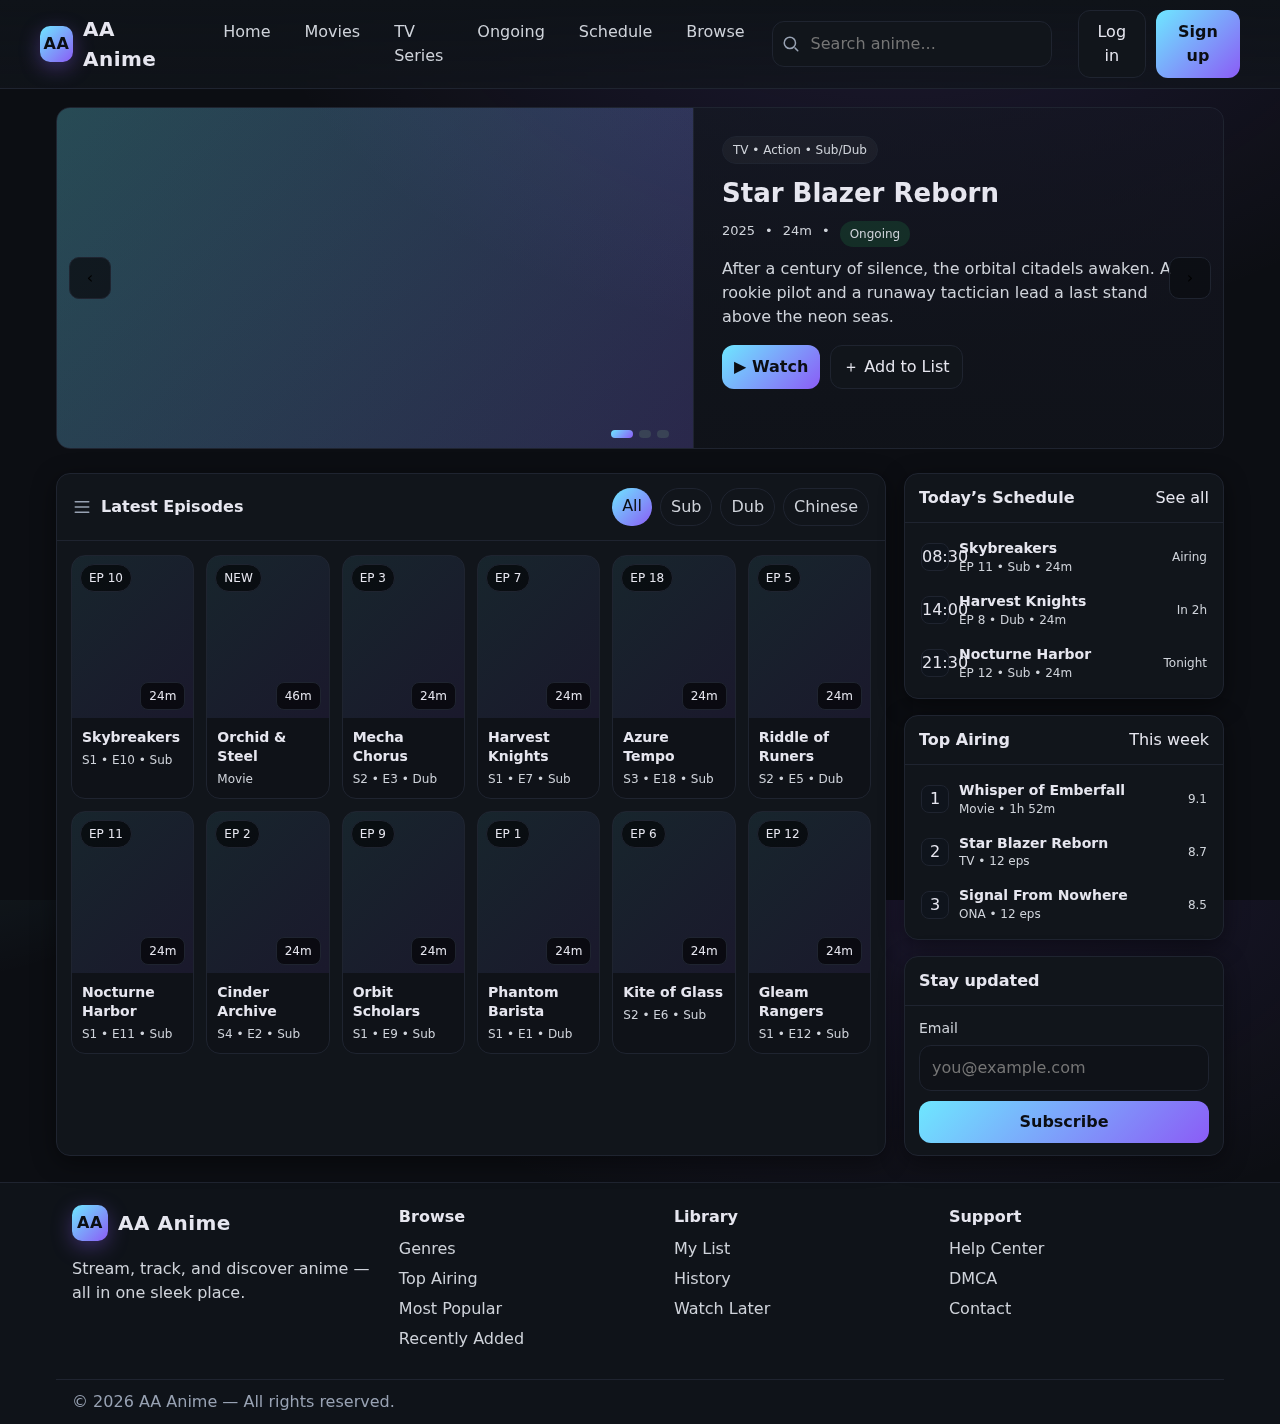
<file: index.html>
<!DOCTYPE html>
<html lang="en">
<head>
  <meta charset="UTF-8" />
  <meta name="viewport" content="width=device-width, initial-scale=1" />
  <title>AA Anime</title>
  <style>
    /* ===== CSS RESET (trimmed) ===== */
    *,*::before,*::after{box-sizing:border-box}
    html,body{height:100%}
    body{margin:0;line-height:1.5;-webkit-font-smoothing:antialiased}
    img,svg,video,canvas{display:block;max-width:100%}
    input,button,textarea,select{font:inherit}

    /* ===== THEME ===== */
    :root{
      --bg:#0c0e13;           /* page background */
      --panel:#11151b;         /* panels/cards */
      --panel-2:#0f1319;       /* header/footer */
      --muted:#667085;         /* secondary text */
      --text:#e6e6ef;          /* main text */
      --brand:#6ee7ff;         /* accent cyan */
      --brand-2:#8b5cf6;       /* accent purple */
      --warning:#f59e0b;       /* orange */
      --success:#22c55e;       /* green */
      --card:#0f1218;          /* card bg */
      --border:#1f2430;        /* subtle borders */
      --radius:14px;
      --shadow:0 6px 24px rgba(0,0,0,.45);
      --container:1200px;
    }
    body{background:radial-gradient(1200px 800px at 70% -10%,rgba(139,92,246,.15),transparent 55%),radial-gradient(900px 600px at -10% -20%,rgba(110,231,255,.12),transparent 45%),var(--bg);color:var(--text);font-family:ui-sans-serif,system-ui,-apple-system,Segoe UI,Roboto,Ubuntu,Cantarell,Noto Sans,sans-serif}
    a{color:inherit;text-decoration:none}

    /* ===== LAYOUT ===== */
    .container{width:100%;max-width:var(--container);margin:0 auto;padding:0 16px}
    .grid{display:grid;gap:16px}

    /* ===== HEADER / NAV ===== */
    .header{position:sticky;top:0;z-index:50;background:linear-gradient(180deg,var(--panel-2),rgba(17,21,27,.75));backdrop-filter:saturate(1.2) blur(8px);border-bottom:1px solid var(--border)}
    .nav{display:flex;align-items:center;gap:16px;padding:10px 0}
    .logo{display:flex;align-items:center;gap:10px;font-weight:800;letter-spacing:.5px}
    .logo-badge{display:grid;place-items:center;width:36px;height:36px;border-radius:10px;background:linear-gradient(135deg,var(--brand),var(--brand-2));box-shadow:0 6px 20px rgba(139,92,246,.35)}
    .logo-badge span{font-weight:900;color:#0b0e13}
    .logo-title{font-size:20px}

    .nav-links{display:flex;gap:12px;margin-left:10px}
    .nav-links a{padding:8px 10px;border-radius:10px;border:1px solid transparent;color:#cfd3da}
    .nav-links a:hover{background:rgba(255,255,255,.04);border-color:var(--border);color:var(--text)}

    .search{margin-left:auto;position:relative;display:flex;align-items:center;gap:8px}
    .search input{width:280px;max-width:55vw;padding:10px 12px 10px 38px;background:var(--panel);border:1px solid var(--border);border-radius:12px;color:var(--text)}
    .search svg{position:absolute;left:10px}

    .auth{display:flex;gap:10px;margin-left:10px}
    .btn{border:1px solid var(--border);background:var(--panel);color:var(--text);padding:9px 12px;border-radius:12px}
    .btn:hover{background:#131926}
    .btn.primary{background:linear-gradient(135deg,var(--brand),var(--brand-2));color:#0b0e13;border:0;font-weight:700}

    .menu-btn{display:none}

    /* ===== HERO / CAROUSEL ===== */
    .hero{margin-top:18px}
    .carousel{position:relative;border-radius:var(--radius);overflow:hidden;background:linear-gradient(90deg,rgba(110,231,255,.12),rgba(139,92,246,.12));border:1px solid var(--border)}
    .slides{display:flex;transition:transform .5s ease}
    .slide{min-width:100%;display:grid;grid-template-columns:1.2fr 1fr}
    .slide-img{min-height:340px;background:linear-gradient(135deg,rgba(110,231,255,.18),rgba(139,92,246,.14));}
    .slide-info{padding:28px;background:linear-gradient(180deg,rgba(15,18,24,.7),rgba(15,18,24,.95));border-left:1px solid var(--border)}
    .badge{display:inline-flex;gap:8px;align-items:center;padding:4px 10px;border-radius:999px;border:1px solid var(--border);background:rgba(255,255,255,.04);font-size:12px;color:#cfd3da}
    .slide h2{margin:10px 0 8px;font-size:26px}
    .meta{display:flex;gap:10px;font-size:13px;color:#cfd3da}
    .slide p{color:#cfd3da;margin:10px 0 16px}
    .actions{display:flex;gap:10px}

    .ctrl{position:absolute;inset:0;pointer-events:none}
    .ctrl button{pointer-events:auto;position:absolute;top:50%;transform:translateY(-50%);background:rgba(11,14,19,.8);border:1px solid var(--border);width:42px;height:42px;border-radius:10px}
    .ctrl .prev{left:12px}
    .ctrl .next{right:12px}
    .dots{position:absolute;left:0;right:0;bottom:10px;display:flex;justify-content:center;gap:6px}
    .dots button{width:8px;height:8px;border-radius:999px;border:0;background:#394355}
    .dots button.active{width:22px;border-radius:8px;background:linear-gradient(135deg,var(--brand),var(--brand-2))}

    /* ===== MAIN SECTIONS ===== */
    .main{margin-top:24px;display:grid;grid-template-columns:1fr 320px;gap:18px}

    .section{background:var(--panel);border:1px solid var(--border);border-radius:var(--radius);box-shadow:var(--shadow)}
    .section-header{display:flex;align-items:center;justify-content:space-between;padding:14px 16px;border-bottom:1px solid var(--border)}
    .section-title{display:flex;align-items:center;gap:10px;font-weight:700}
    .pill-tabs{display:flex;gap:8px}
    .pill-tabs a{padding:6px 10px;border:1px solid var(--border);border-radius:999px;color:#cfd3da}
    .pill-tabs a.active{background:linear-gradient(135deg,var(--brand),var(--brand-2));color:#0b0e13;border:0}

    .cards{padding:14px;display:grid;grid-template-columns:repeat(6,1fr);gap:12px}
    .card{background:var(--card);border:1px solid var(--border);border-radius:14px;overflow:hidden}
    .thumb{aspect-ratio:3/4;background:linear-gradient(135deg,rgba(110,231,255,.09),rgba(139,92,246,.09));position:relative}
    .chip{position:absolute;top:8px;left:8px;font-size:12px;padding:4px 8px;border-radius:999px;background:rgba(0,0,0,.6);border:1px solid var(--border)}
    .ep{position:absolute;bottom:8px;right:8px;font-size:12px;padding:4px 8px;border-radius:8px;background:rgba(0,0,0,.6);border:1px solid var(--border)}
    .card-body{padding:10px}
    .title{font-size:14px;font-weight:700;line-height:1.35}
    .subtitle{color:#cfd3da;font-size:12px;margin-top:4px}

    /* ===== SIDEBAR ===== */
    .sidebar .block{background:var(--panel);border:1px solid var(--border);border-radius:var(--radius);box-shadow:var(--shadow);overflow:hidden}
    .sidebar .block + .block{margin-top:16px}
    .block-header{display:flex;align-items:center;justify-content:space-between;padding:12px 14px;border-bottom:1px solid var(--border)}
    .block-list{padding:8px 10px}
    .item{display:grid;grid-template-columns:auto 1fr auto;gap:10px;align-items:center;padding:8px 6px;border-radius:10px}
    .item:hover{background:#0e131a}
    .rank{width:28px;height:28px;display:grid;place-items:center;border-radius:8px;background:#0f141c;border:1px solid var(--border)}
    .right{font-size:12px;color:#cfd3da}

    /* ===== FOOTER ===== */
    .footer{margin:26px 0 60px;background:var(--panel-2);border-top:1px solid var(--border)}
    .footer .inner{display:grid;grid-template-columns:1.2fr 1fr 1fr 1fr;gap:16px;padding:22px 16px}
    .footer h4{margin:0 0 8px}
    .footer a{display:block;color:#cfd3da;margin:6px 0}
    .copyright{border-top:1px solid var(--border);color:#98a2b3;padding:10px 16px}

    /* ===== RESPONSIVE ===== */
    @media (max-width:1100px){
      .cards{grid-template-columns:repeat(4,1fr)}
      .main{grid-template-columns:1fr 300px}
    }
    @media (max-width:900px){
      .slide{grid-template-columns:1fr}
      .main{grid-template-columns:1fr}
      .sidebar{order:-1}
      .footer .inner{grid-template-columns:1fr 1fr}
    }
    @media (max-width:720px){
      .nav-links{display:none}
      .menu-btn{display:inline-flex;margin-left:8px}
      .search input{width:56vw}
      .cards{grid-template-columns:repeat(2,1fr)}
    }
  </style>
</head>
<body>
  <!-- ===== HEADER ===== -->
  <header class="header">
    <div class="container nav">
      <button class="menu-btn btn" aria-label="Open Menu" onclick="document.querySelector('#drawer').showModal()">☰</button>
      <a class="logo" href="#">
        <div class="logo-badge"><span>AA</span></div>
        <div class="logo-title">AA Anime</div>
      </a>
      <nav class="nav-links" aria-label="Primary Navigation">
        <a href="#">Home</a>
        <a href="#">Movies</a>
        <a href="#">TV Series</a>
        <a href="#">Ongoing</a>
        <a href="#">Schedule</a>
        <a href="#">Browse</a>
      </nav>
      <div class="search">
        <svg width="18" height="18" viewBox="0 0 24 24" fill="none" aria-hidden="true"><path d="M21 21l-3.5-3.5M10.5 18a7.5 7.5 0 1 1 0-15 7.5 7.5 0 0 1 0 15Z" stroke="#98a2b3" stroke-width="2" stroke-linecap="round"/></svg>
        <input type="search" placeholder="Search anime..." aria-label="Search" />
      </div>
      <div class="auth">
        <button class="btn">Log in</button>
        <button class="btn primary">Sign up</button>
      </div>
    </div>
  </header>

  <!-- ===== MOBILE DRAWER ===== -->
  <dialog id="drawer" style="border:none;border-radius:16px;background:var(--panel);color:var(--text);width:min(92vw,380px);padding:0">
    <div style="display:flex;align-items:center;justify-content:space-between;padding:12px 14px;border-bottom:1px solid var(--border)">
      <div class="logo" style="gap:8px"><div class="logo-badge" style="width:28px;height:28px"><span style="font-size:12px">AA</span></div><span>AA Anime</span></div>
      <button class="btn" onclick="drawer.close()">✕</button>
    </div>
    <nav style="padding:10px 12px">
      <a class="item" href="#">Home</a>
      <a class="item" href="#">Movies</a>
      <a class="item" href="#">TV Series</a>
      <a class="item" href="#">Ongoing</a>
      <a class="item" href="#">Schedule</a>
      <a class="item" href="#">Browse</a>
    </nav>
  </dialog>

  <!-- ===== HERO / CAROUSEL ===== -->
  <section class="container hero">
    <div class="carousel" aria-label="Featured">
      <div class="slides" id="slides">
        <!-- Slide 1 -->
        <article class="slide">
          <div class="slide-img" role="img" aria-label="Featured background"></div>
          <div class="slide-info">
            <span class="badge">TV • Action • Sub/Dub</span>
            <h2>Star Blazer Reborn</h2>
            <div class="meta"><span>2025</span> • <span>24m</span> • <span class="badge" style="border:none;background:rgba(34,197,94,.15)">Ongoing</span></div>
            <p>After a century of silence, the orbital citadels awaken. A rookie pilot and a runaway tactician lead a last stand above the neon seas.</p>
            <div class="actions">
              <button class="btn primary">▶ Watch</button>
              <button class="btn">＋ Add to List</button>
            </div>
          </div>
        </article>
        <!-- Slide 2 -->
        <article class="slide">
          <div class="slide-img" role="img" aria-label="Featured background"></div>
          <div class="slide-info">
            <span class="badge">Movie • Fantasy</span>
            <h2>Whisper of Emberfall</h2>
            <div class="meta"><span>2024</span> • <span>1h 52m</span> • <span class="badge" style="border:none;background:rgba(245,158,11,.15)">Trending</span></div>
            <p>In a city forged from dragon glass, a street mage bargains with the last phoenix for a wish big enough to break the world.</p>
            <div class="actions">
              <button class="btn primary">▶ Watch</button>
              <button class="btn">Details</button>
            </div>
          </div>
        </article>
        <!-- Slide 3 -->
        <article class="slide">
          <div class="slide-img" role="img" aria-label="Featured background"></div>
          <div class="slide-info">
            <span class="badge">ONA • Sci‑Fi</span>
            <h2>Signal From Nowhere</h2>
            <div class="meta"><span>2025</span> • <span>12 eps</span></div>
            <p>A signal from beyond the Kuiper Belt hijacks a pirate radio station, luring a band club into a cosmic treasure hunt.</p>
            <div class="actions">
              <button class="btn primary">▶ Continue</button>
              <button class="btn">Details</button>
            </div>
          </div>
        </article>
      </div>
      <div class="ctrl" aria-hidden="true">
        <button class="prev" onclick="move(-1)">‹</button>
        <button class="next" onclick="move(1)">›</button>
      </div>
      <div class="dots" id="dots" role="tablist" aria-label="Slides"></div>
    </div>
  </section>

  <!-- ===== MAIN CONTENT ===== -->
  <main class="container main">
    <!-- LEFT: LATEST EPISODES / NEW RELEASES -->
    <section class="section">
      <div class="section-header">
        <div class="section-title">
          <svg width="18" height="18" viewBox="0 0 24 24" fill="none" aria-hidden="true"><path d="M3 5h18M3 12h18M3 19h18" stroke="#98a2b3" stroke-width="2" stroke-linecap="round"/></svg>
          <span>Latest Episodes</span>
        </div>
        <div class="pill-tabs">
          <a href="#" class="active">All</a>
          <a href="#">Sub</a>
          <a href="#">Dub</a>
          <a href="#">Chinese</a>
        </div>
      </div>
      <div class="cards">
        <!-- Repeat card items as needed -->
        <article class="card">
          <div class="thumb">
            <span class="chip">EP 10</span>
            <span class="ep">24m</span>
          </div>
          <div class="card-body">
            <div class="title">Skybreakers</div>
            <div class="subtitle">S1 • E10 • Sub</div>
          </div>
        </article>
        <article class="card">
          <div class="thumb"><span class="chip">NEW</span><span class="ep">46m</span></div>
          <div class="card-body"><div class="title">Orchid & Steel</div><div class="subtitle">Movie</div></div>
        </article>
        <article class="card">
          <div class="thumb"><span class="chip">EP 3</span><span class="ep">24m</span></div>
          <div class="card-body"><div class="title">Mecha Chorus</div><div class="subtitle">S2 • E3 • Dub</div></div>
        </article>
        <article class="card">
          <div class="thumb"><span class="chip">EP 7</span><span class="ep">24m</span></div>
          <div class="card-body"><div class="title">Harvest Knights</div><div class="subtitle">S1 • E7 • Sub</div></div>
        </article>
        <article class="card">
          <div class="thumb"><span class="chip">EP 18</span><span class="ep">24m</span></div>
          <div class="card-body"><div class="title">Azure Tempo</div><div class="subtitle">S3 • E18 • Sub</div></div>
        </article>
        <article class="card">
          <div class="thumb"><span class="chip">EP 5</span><span class="ep">24m</span></div>
          <div class="card-body"><div class="title">Riddle of Runers</div><div class="subtitle">S2 • E5 • Dub</div></div>
        </article>
        <article class="card">
          <div class="thumb"><span class="chip">EP 11</span><span class="ep">24m</span></div>
          <div class="card-body"><div class="title">Nocturne Harbor</div><div class="subtitle">S1 • E11 • Sub</div></div>
        </article>
        <article class="card">
          <div class="thumb"><span class="chip">EP 2</span><span class="ep">24m</span></div>
          <div class="card-body"><div class="title">Cinder Archive</div><div class="subtitle">S4 • E2 • Sub</div></div>
        </article>
        <article class="card">
          <div class="thumb"><span class="chip">EP 9</span><span class="ep">24m</span></div>
          <div class="card-body"><div class="title">Orbit Scholars</div><div class="subtitle">S1 • E9 • Sub</div></div>
        </article>
        <article class="card">
          <div class="thumb"><span class="chip">EP 1</span><span class="ep">24m</span></div>
          <div class="card-body"><div class="title">Phantom Barista</div><div class="subtitle">S1 • E1 • Dub</div></div>
        </article>
        <article class="card">
          <div class="thumb"><span class="chip">EP 6</span><span class="ep">24m</span></div>
          <div class="card-body"><div class="title">Kite of Glass</div><div class="subtitle">S2 • E6 • Sub</div></div>
        </article>
        <article class="card">
          <div class="thumb"><span class="chip">EP 12</span><span class="ep">24m</span></div>
          <div class="card-body"><div class="title">Gleam Rangers</div><div class="subtitle">S1 • E12 • Sub</div></div>
        </article>
      </div>
    </section>

    <!-- RIGHT: SIDEBAR -->
    <aside class="sidebar">
      <!-- Schedule / Ongoing -->
      <div class="block">
        <div class="block-header"><strong>Today’s Schedule</strong><a href="#">See all</a></div>
        <div class="block-list">
          <div class="item">
            <div class="rank">08:30</div>
            <div>
              <div class="title">Skybreakers</div>
              <div class="right">EP 11 • Sub • 24m</div>
            </div>
            <div class="right">Airing</div>
          </div>
          <div class="item">
            <div class="rank">14:00</div>
            <div>
              <div class="title">Harvest Knights</div>
              <div class="right">EP 8 • Dub • 24m</div>
            </div>
            <div class="right">In 2h</div>
          </div>
          <div class="item">
            <div class="rank">21:30</div>
            <div>
              <div class="title">Nocturne Harbor</div>
              <div class="right">EP 12 • Sub • 24m</div>
            </div>
            <div class="right">Tonight</div>
          </div>
        </div>
      </div>

      <!-- Top Airing -->
      <div class="block">
        <div class="block-header"><strong>Top Airing</strong><a href="#">This week</a></div>
        <div class="block-list">
          <div class="item">
            <div class="rank">1</div>
            <div>
              <div class="title">Whisper of Emberfall</div>
              <div class="right">Movie • 1h 52m</div>
            </div>
            <div class="right">9.1</div>
          </div>
          <div class="item">
            <div class="rank">2</div>
            <div>
              <div class="title">Star Blazer Reborn</div>
              <div class="right">TV • 12 eps</div>
            </div>
            <div class="right">8.7</div>
          </div>
          <div class="item">
            <div class="rank">3</div>
            <div>
              <div class="title">Signal From Nowhere</div>
              <div class="right">ONA • 12 eps</div>
            </div>
            <div class="right">8.5</div>
          </div>
        </div>
      </div>

      <!-- Newsletter -->
      <div class="block">
        <div class="block-header"><strong>Stay updated</strong></div>
        <form style="padding:12px 14px">
          <label for="email" style="display:block;color:#cfd3da;font-size:14px;margin:0 0 6px">Email</label>
          <input id="email" type="email" placeholder="you@example.com" style="width:100%;padding:10px 12px;border-radius:12px;background:var(--card);border:1px solid var(--border);color:var(--text)" />
          <button class="btn primary" type="submit" style="width:100%;margin-top:10px">Subscribe</button>
        </form>
      </div>
    </aside>
  </main>

  <!-- ===== FOOTER ===== -->
  <footer class="footer">
    <div class="container">
      <div class="inner">
        <div>
          <div class="logo" style="margin-bottom:8px"><div class="logo-badge"><span>AA</span></div><div class="logo-title">AA Anime</div></div>
          <p style="color:#cfd3da">Stream, track, and discover anime — all in one sleek place.</p>
        </div>
        <div>
          <h4>Browse</h4>
          <a href="#">Genres</a>
          <a href="#">Top Airing</a>
          <a href="#">Most Popular</a>
          <a href="#">Recently Added</a>
        </div>
        <div>
          <h4>Library</h4>
          <a href="#">My List</a>
          <a href="#">History</a>
          <a href="#">Watch Later</a>
        </div>
        <div>
          <h4>Support</h4>
          <a href="#">Help Center</a>
          <a href="#">DMCA</a>
          <a href="#">Contact</a>
        </div>
      </div>
      <div class="copyright container">© <span id="year"></span> AA Anime — All rights reserved.</div>
    </div>
  </footer>

  <script>
    // ===== Simple Carousel Logic =====
    const slides = document.getElementById('slides');
    const dotsWrap = document.getElementById('dots');
    const total = slides.children.length;
    let i = 0;
    function renderDots(){
      dotsWrap.innerHTML='';
      for(let k=0;k<total;k++){
        const b=document.createElement('button');
        b.className=k===i?'active':'';
        b.setAttribute('aria-label','Go to slide '+(k+1));
        b.addEventListener('click',()=>{i=k;update()});
        dotsWrap.appendChild(b);
      }
    }
    function update(){
      slides.style.transform = `translateX(-${i*100}%)`;
      [...dotsWrap.children].forEach((d,idx)=>d.classList.toggle('active', idx===i));
    }
    function move(step){ i = (i + step + total) % total; update(); }
    renderDots(); update();
    const auto = setInterval(()=>move(1), 6000);
    // Pause on hover
    slides.parentElement.addEventListener('mouseenter',()=>clearInterval(auto),{once:true});

    // Year in footer
    document.getElementById('year').textContent = new Date().getFullYear();
  </script>

  <!--
    NOTES:
    - Replace placeholder titles and sections with your data.
    - Hook search input to your API for autosuggest.
    - Each .card can be an anchor <a> linking to detail pages.
    - Colors and radii are controlled by CSS variables at the top.
  -->
</body>
</html>
</file>
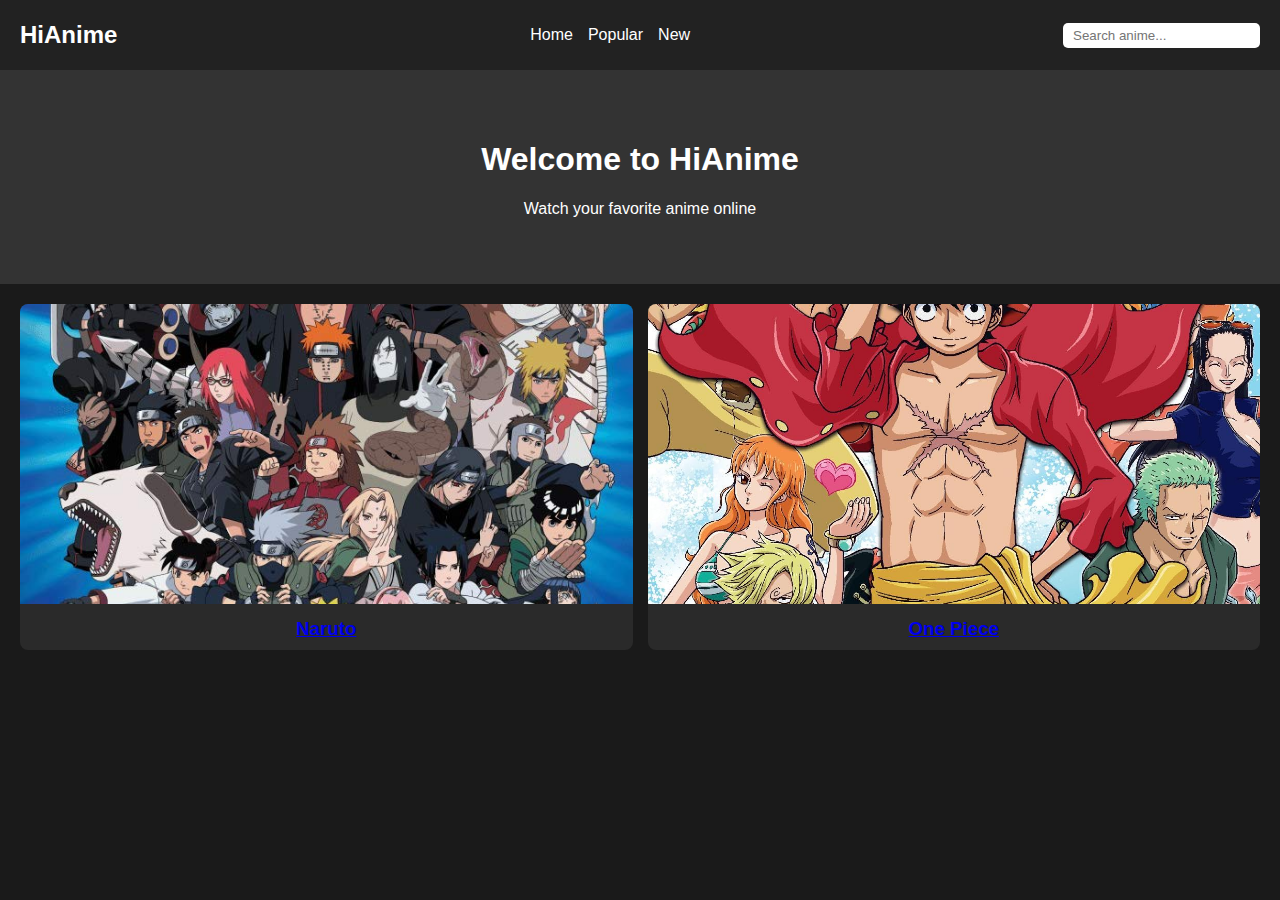
<file: anime-site/index.html>
<!DOCTYPE html>
<html lang="en">
<head>
  <meta charset="UTF-8">
  <meta name="viewport" content="width=device-width, initial-scale=1.0">
  <title>HiAnime Clone - Home</title>
  <link rel="stylesheet" href="css/style.css">
</head>
<body>
  <header>
    <div class="logo">HiAnime</div>
    <nav>
      <ul>
        <li><a href="index.html" class="active">Home</a></li>
        <li><a href="#">Popular</a></li>
        <li><a href="#">New</a></li>
      </ul>
    </nav>
    <input type="text" id="search" placeholder="Search anime...">
  </header>

  <section class="hero">
    <h1>Welcome to HiAnime</h1>
    <p>Watch your favorite anime online</p>
  </section>

  <section class="anime-grid" id="anime-grid">
    <!-- Anime cards will be loaded here by JS -->
  </section>

  <script src="js/main.js"></script>
</body>
</html>
</file>
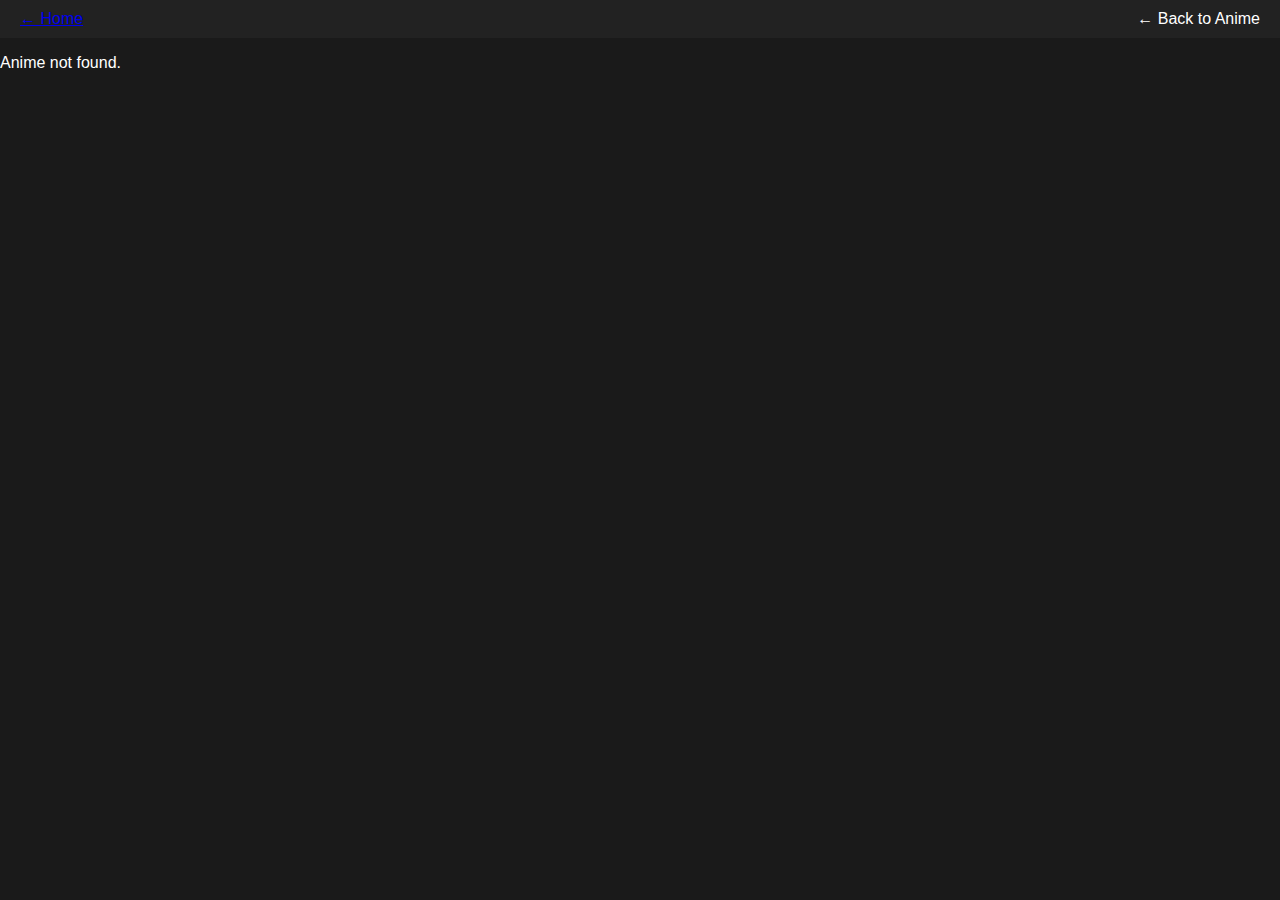
<file: anime-site/watch.html>
<!DOCTYPE html>
<html lang="en">
<head>
  <meta charset="UTF-8">
  <meta name="viewport" content="width=device-width, initial-scale=1.0">
  <title>Watch Anime Episode</title>
  <link rel="stylesheet" href="css/style.css">
</head>
<body>
  <header class="container">
    <a href="index.html" class="back-btn">← Home</a>
    <a id="backToAnime" class="back-btn" style="margin-left:8px">← Back to Anime</a>
  </header>

  <main class="container" id="playerWrap" style="margin-top:16px;"></main>

  <script>
    // Load video player based on anime ID and episode
    const params = new URLSearchParams(window.location.search);
    const animeId = params.get('id');
    const epNum = parseInt(params.get('ep')) || 1;

    fetch('data/anime.json')
      .then(r => r.json())
      .then(data => {
        const anime = data.find(a => a.id === animeId);
        if (!anime) {
          document.getElementById('playerWrap').innerHTML = "<p>Anime not found.</p>";
          return;
        }
        const episode = anime.episodes[epNum-1] || anime.episodes[0];

        document.getElementById('backToAnime').href = `anime.html?id=${anime.id}`;

        document.getElementById('playerWrap').innerHTML = `
          <h2>${anime.title} — Episode ${epNum}</h2>
          <div class="card">
            <video controls width="100%" poster="${anime.image}" src="https://www.w3schools.com/html/mov_bbb.mp4">
              Your browser does not support the video tag.
            </video>
          </div>
        `;
      });
  </script>
</body>
</html>
</file>
<file: anime-site/css/style.css>
body {
  font-family: Arial, sans-serif;
  margin: 0;
  padding: 0;
  background: #1a1a1a;
  color: #fff;
}

header {
  display: flex;
  justify-content: space-between;
  align-items: center;
  background: #222;
  padding: 10px 20px;
}

header .logo {
  font-size: 24px;
  font-weight: bold;
}

header nav ul {
  list-style: none;
  display: flex;
  gap: 15px;
}

header nav ul li a {
  color: #fff;
  text-decoration: none;
}

header input {
  padding: 5px 10px;
  border-radius: 5px;
  border: none;
}

.hero {
  text-align: center;
  padding: 50px 20px;
  background: #333;
}

.anime-grid {
  display: grid;
  grid-template-columns: repeat(auto-fit, minmax(200px, 1fr));
  gap: 15px;
  padding: 20px;
}

.anime-card {
  background: #2a2a2a;
  border-radius: 8px;
  overflow: hidden;
  text-align: center;
}

.anime-card img {
  width: 100%;
  height: 300px;
  object-fit: cover;
}

.anime-card h3 {
  margin: 10px 0;
}
</file>
